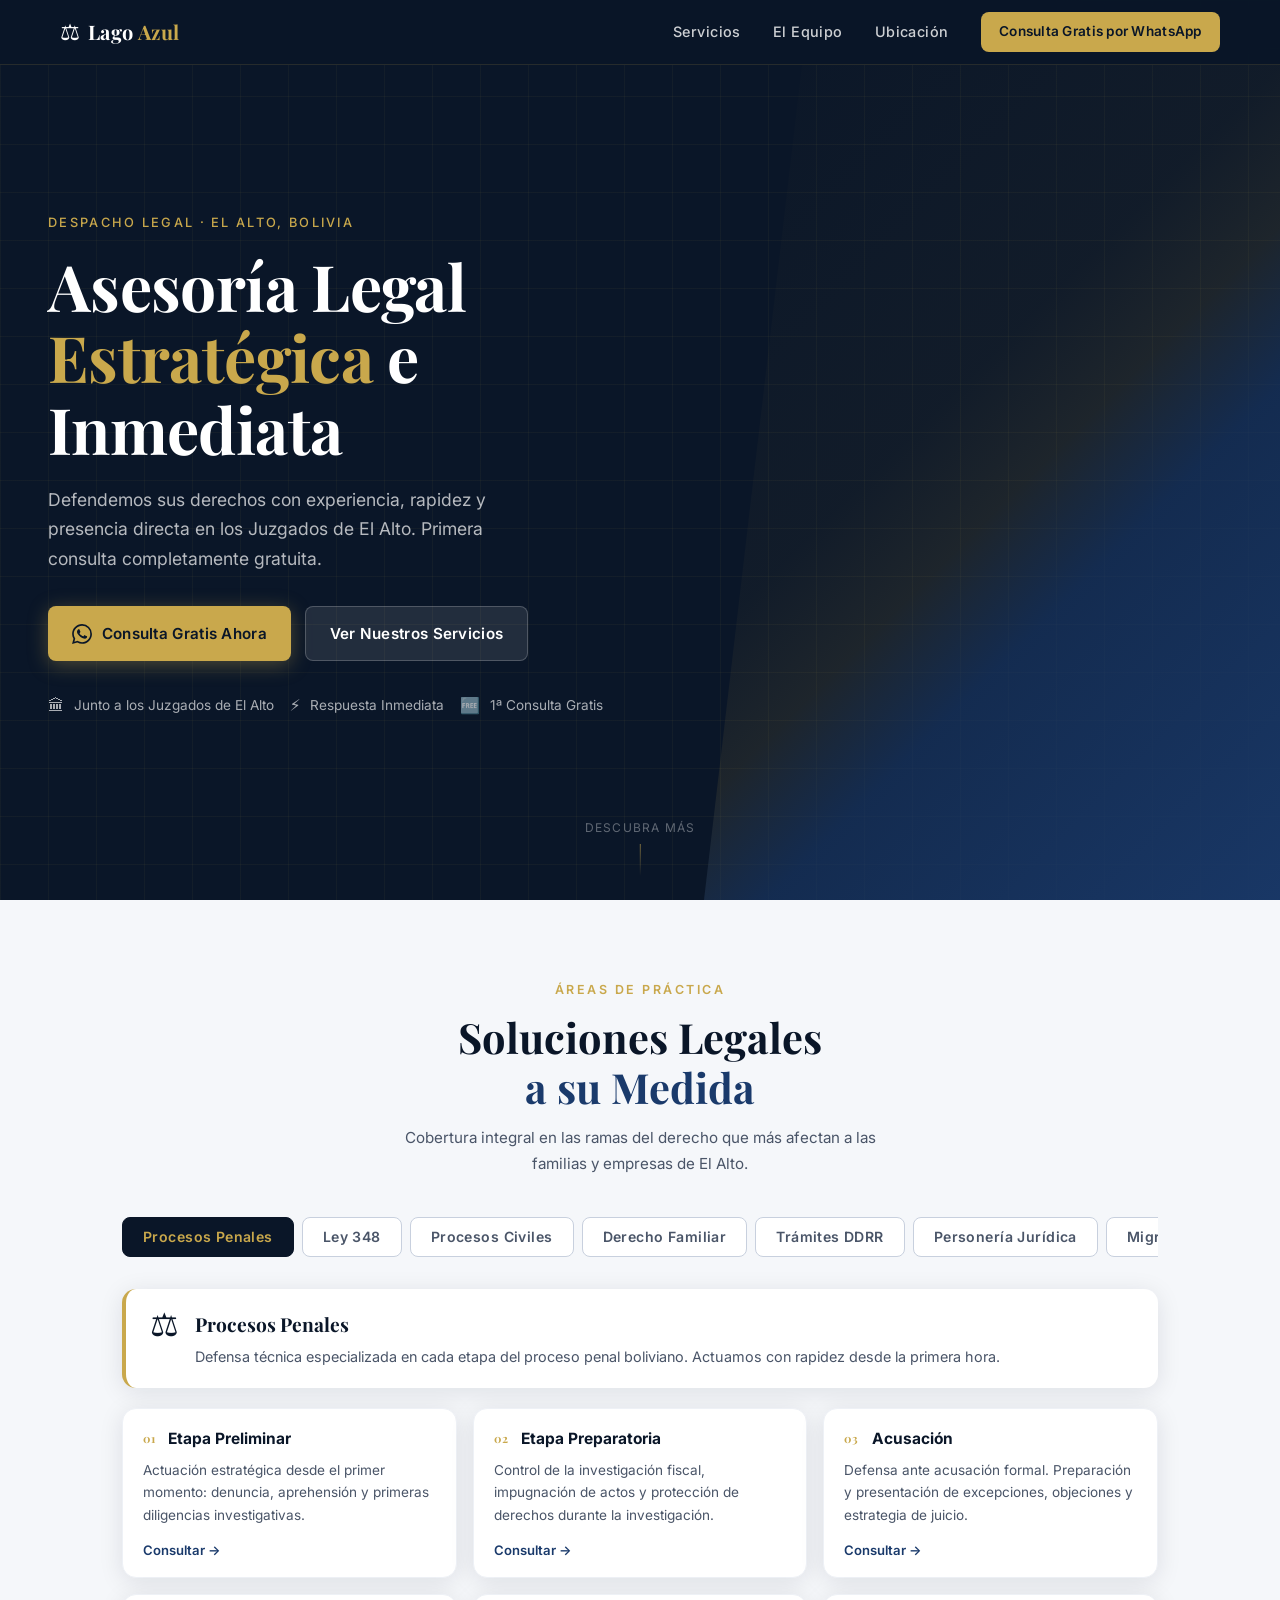
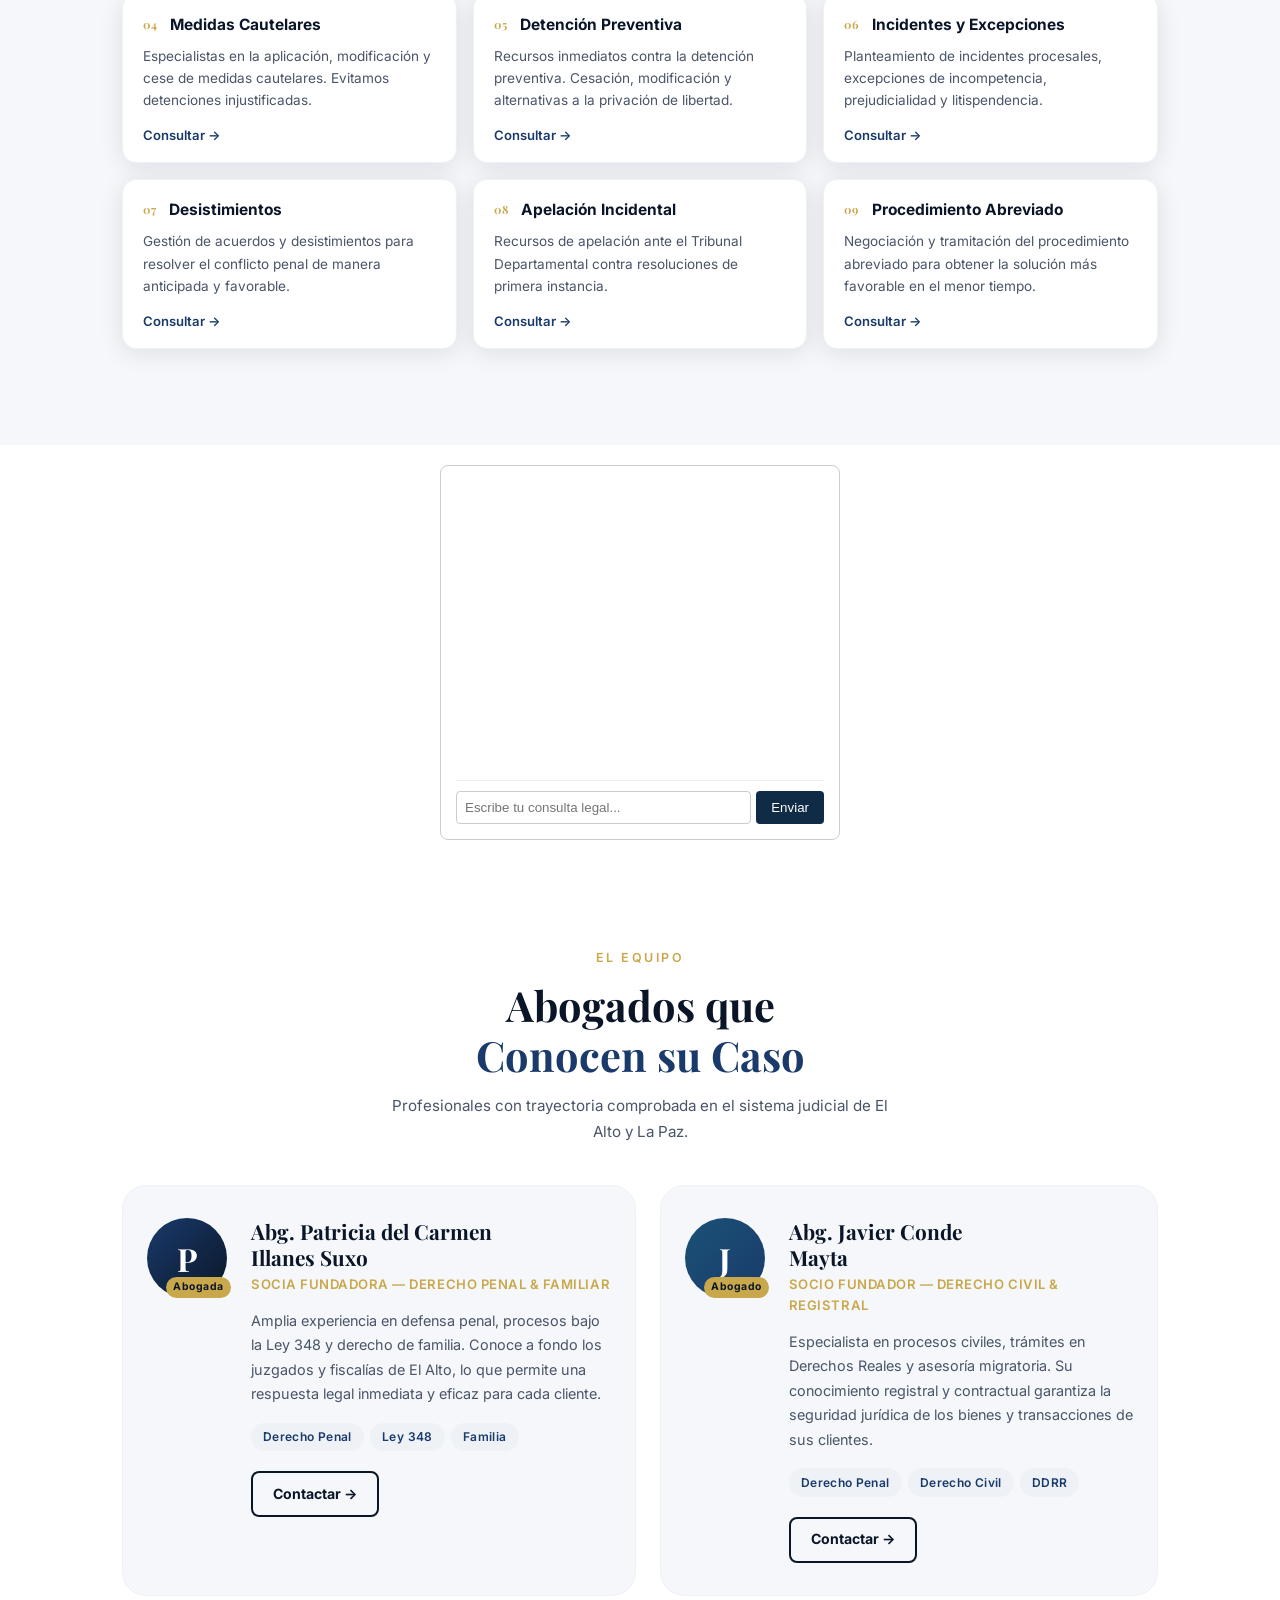
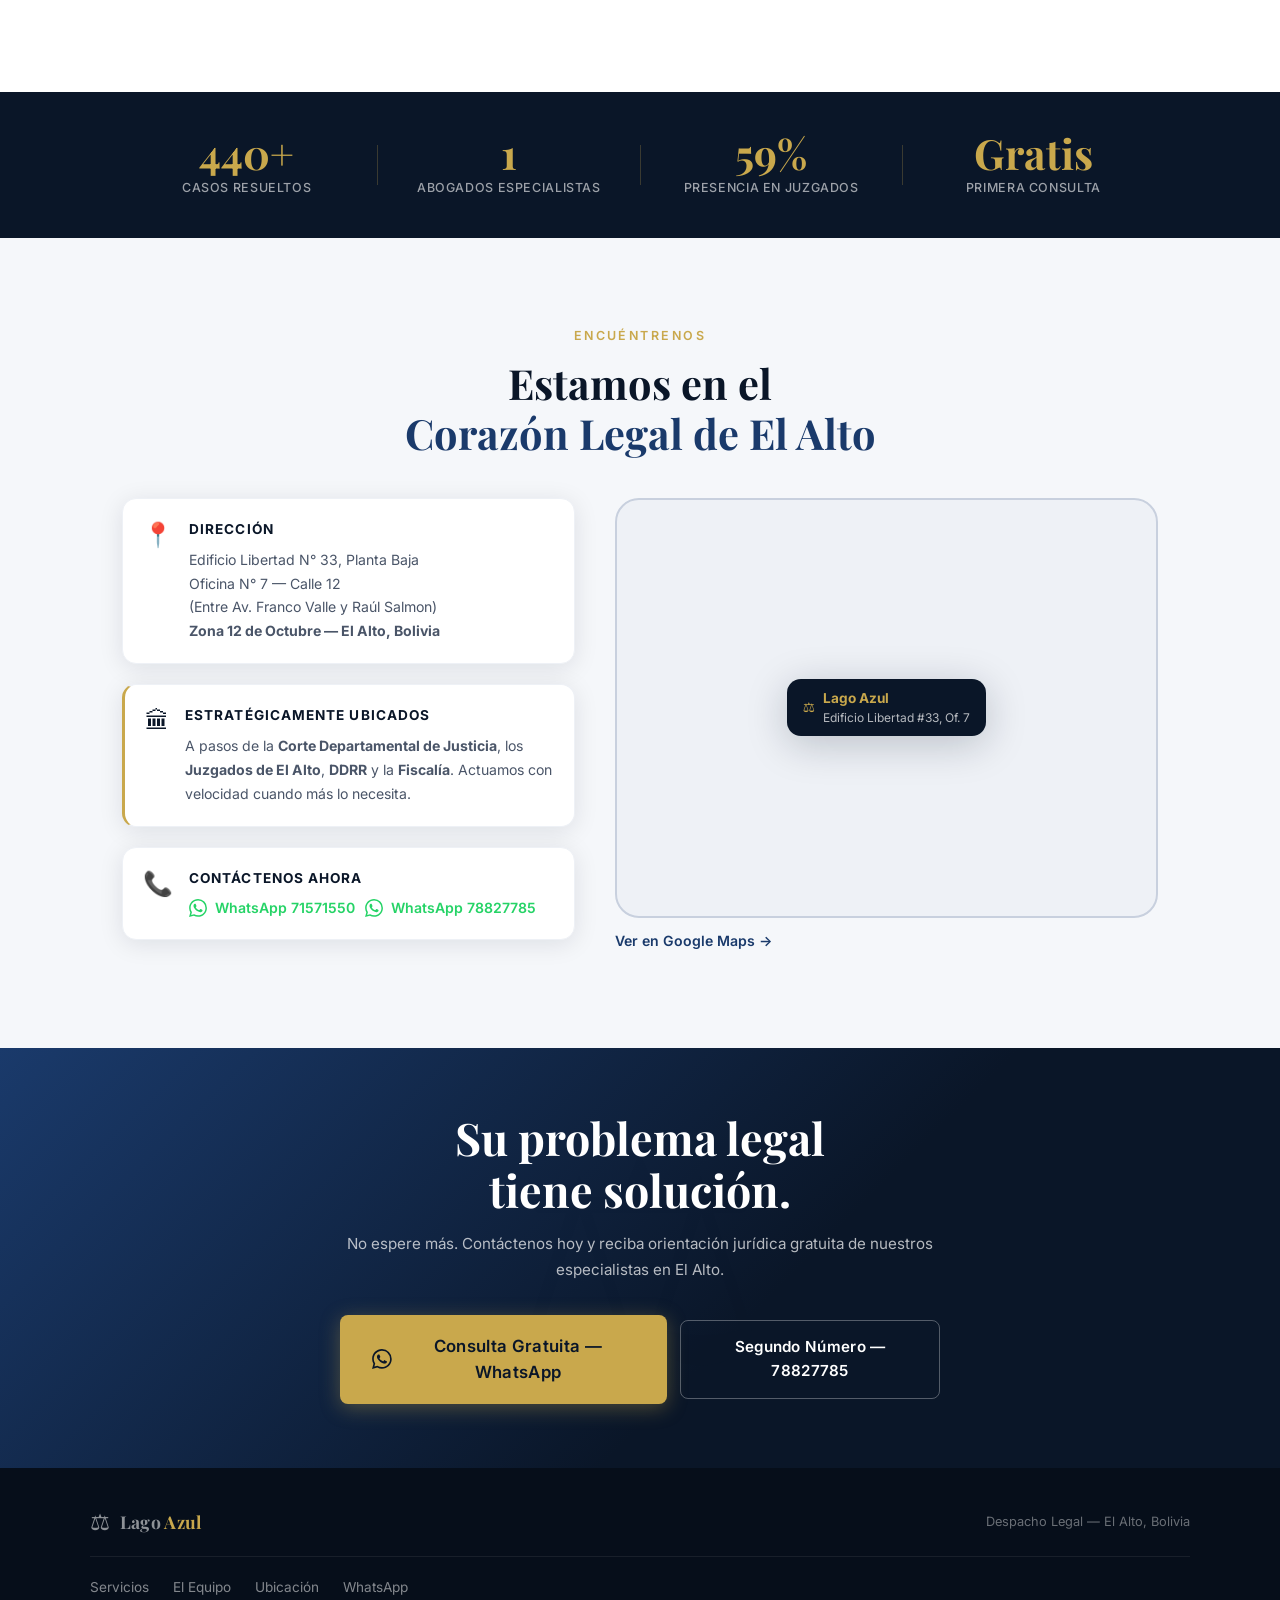
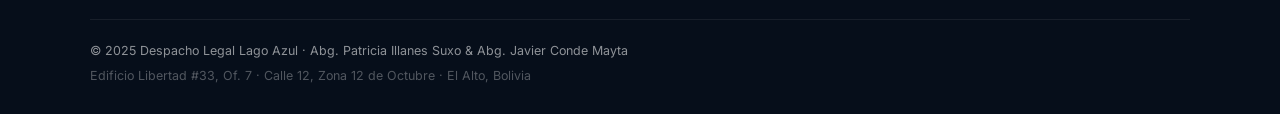
<file: index.html>
<!DOCTYPE html>
<html lang="es">
<head>
  <meta charset="UTF-8" />
  <meta name="viewport" content="width=device-width, initial-scale=1.0" />
  <meta name="description" content="Despacho Legal Lago Azul — Asesoría jurídica estratégica en El Alto, Bolivia. Procesos penales, civiles, familiares, Ley 348, DDRR y más. Consulta gratuita." />
  <title>Lago Azul — Despacho Legal | El Alto, Bolivia</title>
  <link rel="preconnect" href="https://fonts.googleapis.com" />
  <link rel="preconnect" href="https://fonts.gstatic.com" crossorigin />
  <link href="https://fonts.googleapis.com/css2?family=Playfair+Display:wght@400;600;700&family=Inter:wght@300;400;500;600&display=swap" rel="stylesheet" />
  <link rel="stylesheet" href="styles.css" />
</head>
<body>

  <!-- ═══════════════════════════════════════════
       NAVBAR
  ═══════════════════════════════════════════ -->
  <header class="navbar" id="navbar">
    <div class="nav-container">
      <a href="#inicio" class="nav-logo">
        <span class="logo-icon">⚖</span>
        <span class="logo-text">Lago <span class="logo-accent">Azul</span></span>
      </a>

      <nav class="nav-links" id="navLinks">
        <a href="#servicios" class="nav-link">Servicios</a>
        <a href="#equipo" class="nav-link">El Equipo</a>
        <a href="#ubicacion" class="nav-link">Ubicación</a>
        <a href="https://wa.me/59171571550?text=Hola%2C%20quisiera%20una%20consulta%20gratuita%20con%20Lago%20Azul." target="_blank" rel="noopener" class="nav-cta">Consulta Gratis por WhatsApp</a>
      </nav>

      <button class="hamburger" id="hamburger" aria-label="Abrir menú" aria-expanded="false">
        <span></span>
        <span></span>
        <span></span>
      </button>
    </div>
  </header>

  <!-- Overlay menú móvil -->
  <div class="nav-overlay" id="navOverlay"></div>

  <!-- ═══════════════════════════════════════════
       HERO
  ═══════════════════════════════════════════ -->
  <section class="hero" id="inicio">
    <div class="hero-bg-grid"></div>
    <div class="hero-diagonal"></div>
    <div class="hero-content">
      <p class="hero-eyebrow">Despacho Legal · El Alto, Bolivia</p>
      <h1 class="hero-title">
        Asesoría Legal<br/>
        <span class="hero-title-accent">Estratégica</span> e<br/>
        Inmediata
      </h1>
      <p class="hero-subtitle">
        Defendemos sus derechos con experiencia, rapidez y presencia directa en los Juzgados de El Alto. Primera consulta completamente gratuita.
      </p>
      <div class="hero-actions">
        <a href="https://wa.me/59171571550?text=Hola%2C%20quisiera%20una%20consulta%20gratuita%20con%20Lago%20Azul." target="_blank" rel="noopener" class="btn btn-primary">
          <svg width="20" height="20" viewBox="0 0 24 24" fill="currentColor"><path d="M17.472 14.382c-.297-.149-1.758-.867-2.03-.967-.273-.099-.471-.148-.67.15-.197.297-.767.966-.94 1.164-.173.199-.347.223-.644.075-.297-.15-1.255-.463-2.39-1.475-.883-.788-1.48-1.761-1.653-2.059-.173-.297-.018-.458.13-.606.134-.133.298-.347.446-.52.149-.174.198-.298.298-.497.099-.198.05-.371-.025-.52-.075-.149-.669-1.612-.916-2.207-.242-.579-.487-.5-.669-.51-.173-.008-.371-.01-.57-.01-.198 0-.52.074-.792.372-.272.297-1.04 1.016-1.04 2.479 0 1.462 1.065 2.875 1.213 3.074.149.198 2.096 3.2 5.077 4.487.709.306 1.262.489 1.694.625.712.227 1.36.195 1.871.118.571-.085 1.758-.719 2.006-1.413.248-.694.248-1.289.173-1.413-.074-.124-.272-.198-.57-.347m-5.421 7.403h-.004a9.87 9.87 0 01-5.031-1.378l-.361-.214-3.741.982.998-3.648-.235-.374a9.86 9.86 0 01-1.51-5.26c.001-5.45 4.436-9.884 9.888-9.884 2.64 0 5.122 1.03 6.988 2.898a9.825 9.825 0 012.893 6.994c-.003 5.45-4.437 9.884-9.885 9.884m8.413-18.297A11.815 11.815 0 0012.05 0C5.495 0 .16 5.335.157 11.892c0 2.096.547 4.142 1.588 5.945L.057 24l6.305-1.654a11.882 11.882 0 005.683 1.448h.005c6.554 0 11.89-5.335 11.893-11.893a11.821 11.821 0 00-3.48-8.413z"/></svg>
          Consulta Gratis Ahora
        </a>
        <a href="#servicios" class="btn btn-secondary">Ver Nuestros Servicios</a>
      </div>
      <div class="hero-badges">
        <div class="badge">
          <span class="badge-icon">🏛</span>
          <span>Junto a los Juzgados de El Alto</span>
        </div>
        <div class="badge">
          <span class="badge-icon">⚡</span>
          <span>Respuesta Inmediata</span>
        </div>
        <div class="badge">
          <span class="badge-icon">🆓</span>
          <span>1ª Consulta Gratis</span>
        </div>
      </div>
    </div>
    <div class="hero-scroll-hint">
      <span>Descubra más</span>
      <div class="scroll-arrow"></div>
    </div>
  </section>

  <!-- ═══════════════════════════════════════════
       SERVICIOS — TABS INTERACTIVOS
  ═══════════════════════════════════════════ -->
  <section class="servicios" id="servicios">
    <div class="section-container">
      <div class="section-header">
        <p class="section-eyebrow">Áreas de Práctica</p>
        <h2 class="section-title">Soluciones Legales<br/><span class="accent">a su Medida</span></h2>
        <p class="section-desc">Cobertura integral en las ramas del derecho que más afectan a las familias y empresas de El Alto.</p>
      </div>

      <!-- Tab navigation -->
      <div class="tabs-wrapper">
        <div class="tabs-nav" id="tabsNav" role="tablist">
          <button class="tab-btn active" data-tab="penal" role="tab" aria-selected="true">Procesos Penales</button>
          <button class="tab-btn" data-tab="ley348" role="tab" aria-selected="false">Ley 348</button>
          <button class="tab-btn" data-tab="civil" role="tab" aria-selected="false">Procesos Civiles</button>
          <button class="tab-btn" data-tab="familiar" role="tab" aria-selected="false">Derecho Familiar</button>
          <button class="tab-btn" data-tab="ddrr" role="tab" aria-selected="false">Trámites DDRR</button>
          <button class="tab-btn" data-tab="juridica" role="tab" aria-selected="false">Personería Jurídica</button>
          <button class="tab-btn" data-tab="migratorio" role="tab" aria-selected="false">Migración Chile</button>
          <button class="tab-btn" data-tab="documentos" role="tab" aria-selected="false">Documentos</button>
        </div>

        <!-- Tab panels -->
        <div class="tabs-content">

          <!-- PENAL -->
          <div class="tab-panel active" id="tab-penal" role="tabpanel">
            <div class="panel-intro">
              <div class="panel-icon">⚖️</div>
              <div>
                <h3>Procesos Penales</h3>
                <p>Defensa técnica especializada en cada etapa del proceso penal boliviano. Actuamos con rapidez desde la primera hora.</p>
              </div>
            </div>
            <div class="services-grid">
              <div class="service-card" data-detail="preliminar">
                <div class="card-header"><span class="card-num">01</span><h4>Etapa Preliminar</h4></div>
                <p>Actuación estratégica desde el primer momento: denuncia, aprehensión y primeras diligencias investigativas.</p>
                <a href="https://wa.me/59171571550?text=Necesito%20asesor%C3%ADa%20en%20la%20Etapa%20Preliminar." target="_blank" rel="noopener" class="card-cta">Consultar →</a>
              </div>
              <div class="service-card" data-detail="preparatoria">
                <div class="card-header"><span class="card-num">02</span><h4>Etapa Preparatoria</h4></div>
                <p>Control de la investigación fiscal, impugnación de actos y protección de derechos durante la investigación.</p>
                <a href="https://wa.me/59171571550?text=Necesito%20asesor%C3%ADa%20en%20la%20Etapa%20Preparatoria." target="_blank" rel="noopener" class="card-cta">Consultar →</a>
              </div>
              <div class="service-card" data-detail="acusacion">
                <div class="card-header"><span class="card-num">03</span><h4>Acusación</h4></div>
                <p>Defensa ante acusación formal. Preparación y presentación de excepciones, objeciones y estrategia de juicio.</p>
                <a href="https://wa.me/59171571550?text=Necesito%20asesor%C3%ADa%20en%20la%20etapa%20de%20Acusaci%C3%B3n." target="_blank" rel="noopener" class="card-cta">Consultar →</a>
              </div>
              <div class="service-card" data-detail="cautelares">
                <div class="card-header"><span class="card-num">04</span><h4>Medidas Cautelares</h4></div>
                <p>Especialistas en la aplicación, modificación y cese de medidas cautelares. Evitamos detenciones injustificadas.</p>
                <a href="https://wa.me/59171571550?text=Necesito%20asesor%C3%ADa%20sobre%20Medidas%20Cautelares." target="_blank" rel="noopener" class="card-cta">Consultar →</a>
              </div>
              <div class="service-card" data-detail="preventiva">
                <div class="card-header"><span class="card-num">05</span><h4>Detención Preventiva</h4></div>
                <p>Recursos inmediatos contra la detención preventiva. Cesación, modificación y alternativas a la privación de libertad.</p>
                <a href="https://wa.me/59171571550?text=Necesito%20ayuda%20urgente%20con%20Detenici%C3%B3n%20Preventiva." target="_blank" rel="noopener" class="card-cta">Consultar →</a>
              </div>
              <div class="service-card" data-detail="incidentes">
                <div class="card-header"><span class="card-num">06</span><h4>Incidentes y Excepciones</h4></div>
                <p>Planteamiento de incidentes procesales, excepciones de incompetencia, prejudicialidad y litispendencia.</p>
                <a href="https://wa.me/59171571550?text=Necesito%20asesor%C3%ADa%20sobre%20Incidentes%20procesales." target="_blank" rel="noopener" class="card-cta">Consultar →</a>
              </div>
              <div class="service-card" data-detail="desistimiento">
                <div class="card-header"><span class="card-num">07</span><h4>Desistimientos</h4></div>
                <p>Gestión de acuerdos y desistimientos para resolver el conflicto penal de manera anticipada y favorable.</p>
                <a href="https://wa.me/59171571550?text=Necesito%20informaci%C3%B3n%20sobre%20Desistimiento." target="_blank" rel="noopener" class="card-cta">Consultar →</a>
              </div>
              <div class="service-card" data-detail="apelacion">
                <div class="card-header"><span class="card-num">08</span><h4>Apelación Incidental</h4></div>
                <p>Recursos de apelación ante el Tribunal Departamental contra resoluciones de primera instancia.</p>
                <a href="https://wa.me/59171571550?text=Necesito%20asesor%C3%ADa%20sobre%20Apelaci%C3%B3n%20Incidental." target="_blank" rel="noopener" class="card-cta">Consultar →</a>
              </div>
              <div class="service-card" data-detail="abreviado">
                <div class="card-header"><span class="card-num">09</span><h4>Procedimiento Abreviado</h4></div>
                <p>Negociación y tramitación del procedimiento abreviado para obtener la solución más favorable en el menor tiempo.</p>
                <a href="https://wa.me/59171571550?text=Necesito%20informaci%C3%B3n%20sobre%20el%20Procedimiento%20Abreviado." target="_blank" rel="noopener" class="card-cta">Consultar →</a>
              </div>
            </div>
          </div>

          <!-- LEY 348 -->
          <div class="tab-panel" id="tab-ley348" role="tabpanel">
            <div class="panel-intro">
              <div class="panel-icon">🛡️</div>
              <div>
                <h3>Ley 348 — Violencia Familiar</h3>
                <p>Protección integral para víctimas de violencia doméstica y familiar. Actuamos con sensibilidad, rapidez y firmeza.</p>
              </div>
            </div>
            <div class="services-grid">
              <div class="service-card">
                <div class="card-header"><span class="card-num">01</span><h4>Reparación del Daño</h4></div>
                <p>Reclamamos la reparación integral del daño sufrido: económico, psicológico y moral, ante los tribunales competentes.</p>
                <a href="https://wa.me/59171571550?text=Necesito%20asesor%C3%ADa%20Ley%20348%20-%20Reparaci%C3%B3n%20del%20Da%C3%B1o." target="_blank" rel="noopener" class="card-cta">Consultar →</a>
              </div>
              <div class="service-card">
                <div class="card-header"><span class="card-num">02</span><h4>Salidas Alternativas</h4></div>
                <p>Gestión de conciliaciones, suspensión condicional y otros mecanismos alternativos al juicio ordinario bajo la Ley 348.</p>
                <a href="https://wa.me/59171571550?text=Necesito%20asesor%C3%ADa%20Ley%20348%20-%20Salidas%20Alternativas." target="_blank" rel="noopener" class="card-cta">Consultar →</a>
              </div>
            </div>
          </div>

          <!-- CIVIL -->
          <div class="tab-panel" id="tab-civil" role="tabpanel">
            <div class="panel-intro">
              <div class="panel-icon">📜</div>
              <div>
                <h3>Procesos Civiles</h3>
                <p>Recupere lo que es suyo. Defendemos sus bienes, derechos contractuales y patrimoniales con determinación.</p>
              </div>
            </div>
            <div class="services-grid">
              <div class="service-card">
                <div class="card-header"><span class="card-num">01</span><h4>Procesos Ejecutivos</h4></div>
                <p>Cobro de obligaciones mediante documentos ejecutivos: cheques, pagarés, letras de cambio y títulos valores.</p>
                <a href="https://wa.me/59171571550?text=Necesito%20asesor%C3%ADa%20en%20Procesos%20Ejecutivos." target="_blank" rel="noopener" class="card-cta">Consultar →</a>
              </div>
              <div class="service-card">
                <div class="card-header"><span class="card-num">02</span><h4>Cobro de Deudas</h4></div>
                <p>Recuperación de deudas mediante procesos monitorios, embargos y ejecuciones de bienes del deudor.</p>
                <a href="https://wa.me/59171571550?text=Necesito%20asesor%C3%ADa%20para%20Cobro%20de%20Deudas." target="_blank" rel="noopener" class="card-cta">Consultar →</a>
              </div>
              <div class="service-card">
                <div class="card-header"><span class="card-num">03</span><h4>Usucapión</h4></div>
                <p>Regularización de la propiedad por posesión prolongada. Asesoría completa para obtener el título legal de su inmueble.</p>
                <a href="https://wa.me/59171571550?text=Necesito%20asesor%C3%ADa%20para%20un%20proceso%20de%20Usucapi%C3%B3n." target="_blank" rel="noopener" class="card-cta">Consultar →</a>
              </div>
              <div class="service-card">
                <div class="card-header"><span class="card-num">04</span><h4>Anticréticos</h4></div>
                <p>Redacción, revisión y litigio de contratos de anticrético. Protegemos tanto a propietarios como a anticresistas.</p>
                <a href="https://wa.me/59171571550?text=Necesito%20asesor%C3%ADa%20sobre%20Anticr%C3%A9ticos." target="_blank" rel="noopener" class="card-cta">Consultar →</a>
              </div>
              <div class="service-card">
                <div class="card-header"><span class="card-num">05</span><h4>Conciliación</h4></div>
                <p>Resolución ágil de conflictos civiles mediante acuerdo. Ahorre tiempo y dinero con una solución negociada.</p>
                <a href="https://wa.me/59171571550?text=Necesito%20informaci%C3%B3n%20sobre%20Conciliaci%C3%B3n." target="_blank" rel="noopener" class="card-cta">Consultar →</a>
              </div>
            </div>
          </div>

          <!-- FAMILIAR -->
          <div class="tab-panel" id="tab-familiar" role="tabpanel">
            <div class="panel-intro">
              <div class="panel-icon">👨👩👧</div>
              <div>
                <h3>Procesos Familiares</h3>
                <p>Manejamos los asuntos familiares más delicados con discreción, empatía y total profesionalismo.</p>
              </div>
            </div>
            <div class="services-grid">
              <div class="service-card">
                <div class="card-header"><span class="card-num">01</span><h4>Asistencia Familiar</h4></div>
                <p>Fijación, modificación y ejecución de asistencia familiar. Defendemos el bienestar de sus hijos ante los juzgados.</p>
                <a href="https://wa.me/59171571550?text=Necesito%20asesor%C3%ADa%20sobre%20Asistencia%20Familiar." target="_blank" rel="noopener" class="card-cta">Consultar →</a>
              </div>
              <div class="service-card">
                <div class="card-header"><span class="card-num">02</span><h4>Divorcios</h4></div>
                <p>Tramitación de divorcios convencionales y controvertidos. Asesoría sobre tenencia, bienes gananciales y pensiones.</p>
                <a href="https://wa.me/59171571550?text=Necesito%20asesor%C3%ADa%20sobre%20Divorcio." target="_blank" rel="noopener" class="card-cta">Consultar →</a>
              </div>
              <div class="service-card">
                <div class="card-header"><span class="card-num">03</span><h4>Tenencia y Guarda</h4></div>
                <p>Proceso de determinación y modificación de la tenencia de menores, siempre priorizando el interés superior del niño.</p>
                <a href="https://wa.me/59171571550?text=Necesito%20asesor%C3%ADa%20sobre%20Tenencia%20de%20menores." target="_blank" rel="noopener" class="card-cta">Consultar →</a>
              </div>
            </div>
          </div>

          <!-- DDRR -->
          <div class="tab-panel" id="tab-ddrr" role="tabpanel">
            <div class="panel-intro">
              <div class="panel-icon">🏠</div>
              <div>
                <h3>Trámites en DDRR</h3>
                <p>Presencia directa y diaria en Derechos Reales de El Alto. Resolvemos sus trámites registrales con agilidad.</p>
              </div>
            </div>
            <div class="services-grid">
              <div class="service-card">
                <div class="card-header"><span class="card-num">01</span><h4>Aclaración de Datos Técnicos</h4></div>
                <p>Corrección de errores en superficies, colindancias y datos técnicos registrados en Derechos Reales.</p>
                <a href="https://wa.me/59171571550?text=Necesito%20asesor%C3%ADa%20para%20Aclaraci%C3%B3n%20de%20Datos%20T%C3%A9cnicos%20en%20DDRR." target="_blank" rel="noopener" class="card-cta">Consultar →</a>
              </div>
              <div class="service-card">
                <div class="card-header"><span class="card-num">02</span><h4>Aclaración de Identidad</h4></div>
                <p>Corrección de datos de identidad del titular en los registros de Derechos Reales. Evite problemas futuros en sus transacciones.</p>
                <a href="https://wa.me/59171571550?text=Necesito%20asesor%C3%ADa%20para%20Aclaraci%C3%B3n%20de%20Identidad%20en%20DDRR." target="_blank" rel="noopener" class="card-cta">Consultar →</a>
              </div>
              <div class="service-card">
                <div class="card-header"><span class="card-num">03</span><h4>Trámites Registrales en General</h4></div>
                <p>Inscripción de minutas, transferencias, hipotecas, poderes y todo tipo de actos jurídicos ante Derechos Reales.</p>
                <a href="https://wa.me/59171571550?text=Necesito%20asesor%C3%ADa%20para%20Tr%C3%A1mites%20en%20DDRR." target="_blank" rel="noopener" class="card-cta">Consultar →</a>
              </div>
            </div>
          </div>

          <!-- PERSONERÍA JURÍDICA -->
          <div class="tab-panel" id="tab-juridica" role="tabpanel">
            <div class="panel-intro">
              <div class="panel-icon">🏢</div>
              <div>
                <h3>Personería Jurídica</h3>
                <p>Damos vida legal a sus organizaciones. Redactamos estatutos y reglamentos que sientan bases sólidas desde el inicio.</p>
              </div>
            </div>
            <div class="services-grid">
              <div class="service-card">
                <div class="card-header"><span class="card-num">01</span><h4>Elaboración de Estatutos</h4></div>
                <p>Redacción de estatutos para asociaciones, sindicatos, cooperativas, juntas vecinales y organizaciones civiles.</p>
                <a href="https://wa.me/59171571550?text=Necesito%20asesor%C3%ADa%20para%20elaborar%20Estatutos." target="_blank" rel="noopener" class="card-cta">Consultar →</a>
              </div>
              <div class="service-card">
                <div class="card-header"><span class="card-num">02</span><h4>Elaboración de Reglamentos</h4></div>
                <p>Redacción de reglamentos internos que norman el funcionamiento, derechos y obligaciones de los miembros.</p>
                <a href="https://wa.me/59171571550?text=Necesito%20asesor%C3%ADa%20para%20elaborar%20Reglamentos." target="_blank" rel="noopener" class="card-cta">Consultar →</a>
              </div>
            </div>
          </div>

          <!-- MIGRATORIO -->
          <div class="tab-panel" id="tab-migratorio" role="tabpanel">
            <div class="panel-intro">
              <div class="panel-icon">✈️</div>
              <div>
                <h3>Asesoría Legal Migratoria — Chile</h3>
                <p>Gestionamos sus trámites para regularizar su situación migratoria en Chile desde El Alto, sin complicaciones.</p>
              </div>
            </div>
            <div class="services-grid">
              <div class="service-card">
                <div class="card-header"><span class="card-num">01</span><h4>Residencia Temporal (2 años)</h4></div>
                <p>Asesoría y gestión completa para obtener la residencia temporal de dos años en territorio chileno.</p>
                <a href="https://wa.me/59171571550?text=Necesito%20asesor%C3%ADa%20migratoria%20para%20Chile%20-%20Residencia%20Temporal." target="_blank" rel="noopener" class="card-cta">Consultar →</a>
              </div>
              <div class="service-card">
                <div class="card-header"><span class="card-num">02</span><h4>Certificado REJAP</h4></div>
                <p>Obtención del Certificado de Antecedentes Penales REJAP, requisito indispensable para trámites migratorios en Chile.</p>
                <a href="https://wa.me/59171571550?text=Necesito%20el%20Certificado%20REJAP%20para%20Chile." target="_blank" rel="noopener" class="card-cta">Consultar →</a>
              </div>
              <div class="service-card">
                <div class="card-header"><span class="card-num">03</span><h4>Apostillado — Cancillería</h4></div>
                <p>Gestión del apostillado de documentos ante la Cancillería boliviana para su validez internacional.</p>
                <a href="https://wa.me/59171571550?text=Necesito%20asesor%C3%ADa%20sobre%20Apostillado%20en%20Canciller%C3%ADa." target="_blank" rel="noopener" class="card-cta">Consultar →</a>
              </div>
            </div>
          </div>

          <!-- DOCUMENTOS -->
          <div class="tab-panel" id="tab-documentos" role="tabpanel">
            <div class="panel-intro">
              <div class="panel-icon">📝</div>
              <div>
                <h3>Redacción de Documentos Legales</h3>
                <p>Documentos jurídicos redactados con precisión y claridad, con valor legal completo ante cualquier autoridad.</p>
              </div>
            </div>
            <div class="services-grid">
              <div class="service-card">
                <div class="card-header"><span class="card-num">01</span><h4>Memoriales Judiciales</h4></div>
                <p>Redacción de memoriales, demandas, recursos e impugnaciones para presentar ante juzgados y tribunales.</p>
                <a href="https://wa.me/59171571550?text=Necesito%20redacci%C3%B3n%20de%20Memoriales%20judiciales." target="_blank" rel="noopener" class="card-cta">Consultar →</a>
              </div>
              <div class="service-card">
                <div class="card-header"><span class="card-num">02</span><h4>Minutas de Inmuebles</h4></div>
                <p>Elaboración de minutas de transferencia, anticrético, hipoteca y otros actos sobre bienes inmuebles.</p>
                <a href="https://wa.me/59171571550?text=Necesito%20redacci%C3%B3n%20de%20Minuta%20sobre%20bienes%20inmuebles." target="_blank" rel="noopener" class="card-cta">Consultar →</a>
              </div>
              <div class="service-card">
                <div class="card-header"><span class="card-num">03</span><h4>Minutas de Vehículos</h4></div>
                <p>Minutas de transferencia de vehículos motorizados con validez ante el RUAT y otras instituciones.</p>
                <a href="https://wa.me/59171571550?text=Necesito%20redacci%C3%B3n%20de%20Minuta%20de%20veh%C3%ADculo." target="_blank" rel="noopener" class="card-cta">Consultar →</a>
              </div>
              <div class="service-card">
                <div class="card-header"><span class="card-num">04</span><h4>Documentos Privados</h4></div>
                <p>Contratos privados, reconocimientos de deuda, acuerdos y cualquier documento con efectos jurídicos entre partes.</p>
                <a href="https://wa.me/59171571550?text=Necesito%20redacci%C3%B3n%20de%20Documentos%20Privados." target="_blank" rel="noopener" class="card-cta">Consultar →</a>
              </div>
            </div>
          </div>

        </div><!-- /tabs-content -->
      </div><!-- /tabs-wrapper -->
    </div>
  </section>
 <!-- Contenedor único del chat -->
<div style="max-width: 400px; margin: 20px auto; font-family: sans-serif; border: 1px solid #ccc; border-radius: 8px; padding: 15px; background: #fff;">
    
    <!-- Caja donde se muestran los mensajes -->
    <div id="chat" style="height: 300px; overflow-y: auto; border-bottom: 1px solid #eee; margin-bottom: 10px; padding: 5px; display: flex; flex-direction: column; gap: 8px;">
    </div>
    
    <!-- Fila de entrada -->
    <div style="display: flex; gap: 5px;">
        <input type="text" id="mensaje" placeholder="Escribe tu consulta legal..." style="flex: 1; padding: 8px; border: 1px solid #ccc; border-radius: 4px;" onkeypress="if(event.key === 'Enter') enviarMensaje();">
        <button onclick="enviarMensaje()" style="padding: 8px 15px; background: #0f2b46; color: white; border: none; border-radius: 4px; cursor: pointer;">Enviar</button>
    </div>
</div>

<script>
async function enviarMensaje() {
    const inputField = document.getElementById('mensaje');
    const messagesDiv = document.getElementById('chat');

    if (!inputField || !messagesDiv) return;

    const mensajeTexto = inputField.value.trim();
    if (!mensajeTexto) return;

    // Mostrar mensaje del usuario en pantalla
    messagesDiv.innerHTML += `<div style="margin: 5px 0; text-align: right;"><b>Tú:</b> ${mensajeTexto}</div>`;
    inputField.value = '';
    messagesDiv.scrollTop = messagesDiv.scrollHeight;

    try {
        // Petición POST a tu FastAPI local
        const response = await fetch('http://127.0.0.1:8000/chat', {
            method: 'POST',
            headers: {
                'Content-Type': 'application/json'
            },
            body: JSON.stringify({
                session_id: "usuario_web_1",
                message: mensajeTexto
            })
        });

        const data = await response.json();

        // Mostrar respuesta de la IA en pantalla
        messagesDiv.innerHTML += `<div style="margin: 5px 0; text-align: left; color: #0f2b46;"><b>Lago Azul AI:</b> ${data.response || data.message || JSON.stringify(data)}</div>`;
        messagesDiv.scrollTop = messagesDiv.scrollHeight;

    } catch (error) {
        messagesDiv.innerHTML += `<div style="margin: 5px 0; color: red;">Error al conectar con el servidor.</div>`;
    }
}
</script>
  <!-- ═══════════════════════════════════════════
       EQUIPO
  ═══════════════════════════════════════════ -->
  <section class="equipo" id="equipo">
    <div class="section-container">
      <div class="section-header">
        <p class="section-eyebrow">El Equipo</p>
        <h2 class="section-title">Abogados que<br/><span class="accent">Conocen su Caso</span></h2>
        <p class="section-desc">Profesionales con trayectoria comprobada en el sistema judicial de El Alto y La Paz.</p>
      </div>

      <div class="team-grid">
        <div class="team-card">
          <div class="team-avatar">
            <div class="avatar-circle avatar-f">P</div>
            <div class="avatar-badge">Abogada</div>
          </div>
          <div class="team-info">
            <h3>Abg. Patricia del Carmen<br/>Illanes Suxo</h3>
            <p class="team-role">Socia Fundadora — Derecho Penal &amp; Familiar</p>
            <p class="team-bio">Amplia experiencia en defensa penal, procesos bajo la Ley 348 y derecho de familia. Conoce a fondo los juzgados y fiscalías de El Alto, lo que permite una respuesta legal inmediata y eficaz para cada cliente.</p>
            <div class="team-tags">
              <span class="tag">Derecho Penal</span>
              <span class="tag">Ley 348</span>
              <span class="tag">Familia</span>
            </div>
            <a href="https://wa.me/59171571550?text=Hola%20Dra.%20Patricia%2C%20quisiera%20una%20consulta%20gratuita." target="_blank" rel="noopener" class="btn-team">Contactar →</a>
          </div>
        </div>

        <div class="team-card">
          <div class="team-avatar">
            <div class="avatar-circle avatar-m">J</div>
            <div class="avatar-badge">Abogado</div>
          </div>
          <div class="team-info">
            <h3> Abg. Javier Conde<br/>Mayta</h3>
            <p class="team-role">Socio Fundador — Derecho Civil &amp; Registral</p>
            <p class="team-bio">Especialista en procesos civiles, trámites en Derechos Reales y asesoría migratoria. Su conocimiento registral y contractual garantiza la seguridad jurídica de los bienes y transacciones de sus clientes.</p>
            <div class="team-tags">
              <span class="tag">Derecho Penal</span>
              <span class="tag">Derecho Civil</span>
              <span class="tag">DDRR</span>
              
            </div>
            <a href="https://wa.me/59178827785?text=Hola%20Dr.%20Javier%2C%20quisiera%20una%20consulta%20gratuita." target="_blank" rel="noopener" class="btn-team">Contactar →</a>
          </div>
        </div>
      </div>
    </div>
  </section>

  <!-- ═══════════════════════════════════════════
       PROPUESTA DE VALOR — STRIP
  ═══════════════════════════════════════════ -->
  <section class="valor-strip">
    <div class="valor-container">
      <div class="valor-item">
        <span class="valor-num">+500</span>
        <span class="valor-label">Casos Resueltos</span>
      </div>
      <div class="valor-divider"></div>
      <div class="valor-item">
        <span class="valor-num">2</span>
        <span class="valor-label">Abogados Especialistas</span>
      </div>
      <div class="valor-divider"></div>
      <div class="valor-item">
        <span class="valor-num">100%</span>
        <span class="valor-label">Presencia en Juzgados</span>
      </div>
      <div class="valor-divider"></div>
      <div class="valor-item">
        <span class="valor-num">Gratis</span>
        <span class="valor-label">Primera Consulta</span>
      </div>
    </div>
  </section>

  <!-- ═══════════════════════════════════════════
       UBICACIÓN
  ═══════════════════════════════════════════ -->
  <section class="ubicacion" id="ubicacion">
    <div class="section-container">
      <div class="section-header">
        <p class="section-eyebrow">Encuéntrenos</p>
        <h2 class="section-title">Estamos en el<br/><span class="accent">Corazón Legal de El Alto</span></h2>
      </div>

      <div class="ubicacion-grid">
        <div class="ubicacion-info">
          <div class="info-block">
            <div class="info-icon">📍</div>
            <div>
              <h4>Dirección</h4>
              <p>Edificio Libertad N° 33, Planta Baja<br/>
              Oficina N° 7 — Calle 12<br/>
              (Entre Av. Franco Valle y Raúl Salmon)<br/>
              <strong>Zona 12 de Octubre — El Alto, Bolivia</strong></p>
            </div>
          </div>

          <div class="info-block proximity-box">
            <div class="info-icon">🏛</div>
            <div>
              <h4>Estratégicamente Ubicados</h4>
              <p>A pasos de la <strong>Corte Departamental de Justicia</strong>, los <strong>Juzgados de El Alto</strong>, <strong>DDRR</strong> y la <strong>Fiscalía</strong>. Actuamos con velocidad cuando más lo necesita.</p>
            </div>
          </div>

          <div class="info-block">
            <div class="info-icon">📞</div>
            <div>
              <h4>Contáctenos Ahora</h4>
              <div class="contact-links">
                <a href="https://wa.me/59171571550?text=Hola%2C%20quisiera%20una%20consulta%20gratuita." target="_blank" rel="noopener" class="contact-link">
                  <svg width="18" height="18" viewBox="0 0 24 24" fill="currentColor"><path d="M17.472 14.382c-.297-.149-1.758-.867-2.03-.967-.273-.099-.471-.148-.67.15-.197.297-.767.966-.94 1.164-.173.199-.347.223-.644.075-.297-.15-1.255-.463-2.39-1.475-.883-.788-1.48-1.761-1.653-2.059-.173-.297-.018-.458.13-.606.134-.133.298-.347.446-.52.149-.174.198-.298.298-.497.099-.198.05-.371-.025-.52-.075-.149-.669-1.612-.916-2.207-.242-.579-.487-.5-.669-.51-.173-.008-.371-.01-.57-.01-.198 0-.52.074-.792.372-.272.297-1.04 1.016-1.04 2.479 0 1.462 1.065 2.875 1.213 3.074.149.198 2.096 3.2 5.077 4.487.709.306 1.262.489 1.694.625.712.227 1.36.195 1.871.118.571-.085 1.758-.719 2.006-1.413.248-.694.248-1.289.173-1.413-.074-.124-.272-.198-.57-.347m-5.421 7.403h-.004a9.87 9.87 0 01-5.031-1.378l-.361-.214-3.741.982.998-3.648-.235-.374a9.86 9.86 0 01-1.51-5.26c.001-5.45 4.436-9.884 9.888-9.884 2.64 0 5.122 1.03 6.988 2.898a9.825 9.825 0 012.893 6.994c-.003 5.45-4.437 9.884-9.885 9.884m8.413-18.297A11.815 11.815 0 0012.05 0C5.495 0 .16 5.335.157 11.892c0 2.096.547 4.142 1.588 5.945L.057 24l6.305-1.654a11.882 11.882 0 005.683 1.448h.005c6.554 0 11.89-5.335 11.893-11.893a11.821 11.821 0 00-3.48-8.413z"/></svg>
                  WhatsApp 71571550
                </a>
                <a href="https://wa.me/59178827785?text=Hola%2C%20quisiera%20una%20consulta%20gratuita." target="_blank" rel="noopener" class="contact-link">
                  <svg width="18" height="18" viewBox="0 0 24 24" fill="currentColor"><path d="M17.472 14.382c-.297-.149-1.758-.867-2.03-.967-.273-.099-.471-.148-.67.15-.197.297-.767.966-.94 1.164-.173.199-.347.223-.644.075-.297-.15-1.255-.463-2.39-1.475-.883-.788-1.48-1.761-1.653-2.059-.173-.297-.018-.458.13-.606.134-.133.298-.347.446-.52.149-.174.198-.298.298-.497.099-.198.05-.371-.025-.52-.075-.149-.669-1.612-.916-2.207-.242-.579-.487-.5-.669-.51-.173-.008-.371-.01-.57-.01-.198 0-.52.074-.792.372-.272.297-1.04 1.016-1.04 2.479 0 1.462 1.065 2.875 1.213 3.074.149.198 2.096 3.2 5.077 4.487.709.306 1.262.489 1.694.625.712.227 1.36.195 1.871.118.571-.085 1.758-.719 2.006-1.413.248-.694.248-1.289.173-1.413-.074-.124-.272-.198-.57-.347m-5.421 7.403h-.004a9.87 9.87 0 01-5.031-1.378l-.361-.214-3.741.982.998-3.648-.235-.374a9.86 9.86 0 01-1.51-5.26c.001-5.45 4.436-9.884 9.888-9.884 2.64 0 5.122 1.03 6.988 2.898a9.825 9.825 0 012.893 6.994c-.003 5.45-4.437 9.884-9.885 9.884m8.413-18.297A11.815 11.815 0 0012.05 0C5.495 0 .16 5.335.157 11.892c0 2.096.547 4.142 1.588 5.945L.057 24l6.305-1.654a11.882 11.882 0 005.683 1.448h.005c6.554 0 11.89-5.335 11.893-11.893a11.821 11.821 0 00-3.48-8.413z"/></svg>
                  WhatsApp 78827785
                </a>
              </div>
            </div>
          </div>
        </div>

        <div class="mapa-visual">
          <div class="mapa-placeholder">
            <iframe
              src="https://www.google.com/maps/embed?pb=!1m18!1m12!1m3!1d3824.1!2d-68.17!3d-16.51!2m3!1f0!2f0!3f0!3m2!1i1024!2i768!4f13.1!3m3!1m2!1s0x0%3A0x0!2zMTbCsDMwJzM2LjAiUyA2OMKwMTAnMTIuMCJX!5e0!3m2!1ses!2sbo!4v1234567890"
              width="100%" height="100%" style="border:0;" allowfullscreen="" loading="lazy"
              referrerpolicy="no-referrer-when-downgrade"
              title="Ubicación Lago Azul — El Alto, Bolivia">
            </iframe>
            <div class="mapa-pin-overlay">
              <div class="pin-marker">
                <span>⚖</span>
                <div class="pin-label">Lago Azul<br/><small>Edificio Libertad #33, Of. 7</small></div>
              </div>
            </div>
          </div>
          <a href="https://maps.google.com/?q=Zona+12+de+Octubre+El+Alto+Bolivia" target="_blank" rel="noopener" class="mapa-link">Ver en Google Maps →</a>
        </div>
      </div>
    </div>
  </section>

  <!-- ═══════════════════════════════════════════
       CTA FINAL
  ═══════════════════════════════════════════ -->
  <section class="cta-final">
    <div class="cta-content">
      <h2>Su problema legal<br/>tiene solución.</h2>
      <p>No espere más. Contáctenos hoy y reciba orientación jurídica gratuita de nuestros especialistas en El Alto.</p>
      <div class="cta-buttons">
        <a href="https://wa.me/59171571550?text=Hola%2C%20quiero%20mi%20consulta%20gratuita%20con%20Lago%20Azul." target="_blank" rel="noopener" class="btn btn-primary btn-large">
          <svg width="22" height="22" viewBox="0 0 24 24" fill="currentColor"><path d="M17.472 14.382c-.297-.149-1.758-.867-2.03-.967-.273-.099-.471-.148-.67.15-.197.297-.767.966-.94 1.164-.173.199-.347.223-.644.075-.297-.15-1.255-.463-2.39-1.475-.883-.788-1.48-1.761-1.653-2.059-.173-.297-.018-.458.13-.606.134-.133.298-.347.446-.52.149-.174.198-.298.298-.497.099-.198.05-.371-.025-.52-.075-.149-.669-1.612-.916-2.207-.242-.579-.487-.5-.669-.51-.173-.008-.371-.01-.57-.01-.198 0-.52.074-.792.372-.272.297-1.04 1.016-1.04 2.479 0 1.462 1.065 2.875 1.213 3.074.149.198 2.096 3.2 5.077 4.487.709.306 1.262.489 1.694.625.712.227 1.36.195 1.871.118.571-.085 1.758-.719 2.006-1.413.248-.694.248-1.289.173-1.413-.074-.124-.272-.198-.57-.347m-5.421 7.403h-.004a9.87 9.87 0 01-5.031-1.378l-.361-.214-3.741.982.998-3.648-.235-.374a9.86 9.86 0 01-1.51-5.26c.001-5.45 4.436-9.884 9.888-9.884 2.64 0 5.122 1.03 6.988 2.898a9.825 9.825 0 012.893 6.994c-.003 5.45-4.437 9.884-9.885 9.884m8.413-18.297A11.815 11.815 0 0012.05 0C5.495 0 .16 5.335.157 11.892c0 2.096.547 4.142 1.588 5.945L.057 24l6.305-1.654a11.882 11.882 0 005.683 1.448h.005c6.554 0 11.89-5.335 11.893-11.893a11.821 11.821 0 00-3.48-8.413z"/></svg>
          Consulta Gratuita — WhatsApp
        </a>
        <a href="https://wa.me/59178827785?text=Hola%2C%20quiero%20mi%20consulta%20gratuita%20con%20Lago%20Azul." target="_blank" rel="noopener" class="btn btn-ghost">Segundo Número — 78827785</a>
      </div>
    </div>
  </section>

  <!-- ═══════════════════════════════════════════
       FOOTER
  ═══════════════════════════════════════════ -->
  <footer class="footer">
    <div class="footer-container">
      <div class="footer-brand">
        <span class="logo-icon">⚖</span>
        <span class="logo-text">Lago <span class="logo-accent">Azul</span></span>
        <p>Despacho Legal — El Alto, Bolivia</p>
      </div>
      <div class="footer-links">
        <a href="#servicios">Servicios</a>
        <a href="#equipo">El Equipo</a>
        <a href="#ubicacion">Ubicación</a>
        <a href="https://wa.me/59171571550" target="_blank" rel="noopener">WhatsApp</a>
      </div>
      <div class="footer-bottom">
        <p>© 2025 Despacho Legal Lago Azul · Abg. Patricia Illanes Suxo &amp; Abg. Javier Conde Mayta</p>
        <p class="footer-address">Edificio Libertad #33, Of. 7 · Calle 12, Zona 12 de Octubre · El Alto, Bolivia</p>
      </div>
    </div>
  </footer>

  <!-- ═══════════════════════════════════════════
       BOTÓN FLOTANTE WHATSAPP
  ═══════════════════════════════════════════ -->
  <a href="https://wa.me/59171571550?text=Hola%2C%20quisiera%20una%20consulta%20gratuita%20con%20Lago%20Azul." target="_blank" rel="noopener" class="whatsapp-float" aria-label="Contactar por WhatsApp">
    <div class="whatsapp-pulse"></div>
    <svg width="30" height="30" viewBox="0 0 24 24" fill="white"><path d="M17.472 14.382c-.297-.149-1.758-.867-2.03-.967-.273-.099-.471-.148-.67.15-.197.297-.767.966-.94 1.164-.173.199-.347.223-.644.075-.297-.15-1.255-.463-2.39-1.475-.883-.788-1.48-1.761-1.653-2.059-.173-.297-.018-.458.13-.606.134-.133.298-.347.446-.52.149-.174.198-.298.298-.497.099-.198.05-.371-.025-.52-.075-.149-.669-1.612-.916-2.207-.242-.579-.487-.5-.669-.51-.173-.008-.371-.01-.57-.01-.198 0-.52.074-.792.372-.272.297-1.04 1.016-1.04 2.479 0 1.462 1.065 2.875 1.213 3.074.149.198 2.096 3.2 5.077 4.487.709.306 1.262.489 1.694.625.712.227 1.36.195 1.871.118.571-.085 1.758-.719 2.006-1.413.248-.694.248-1.289.173-1.413-.074-.124-.272-.198-.57-.347m-5.421 7.403h-.004a9.87 9.87 0 01-5.031-1.378l-.361-.214-3.741.982.998-3.648-.235-.374a9.86 9.86 0 01-1.51-5.26c.001-5.45 4.436-9.884 9.888-9.884 2.64 0 5.122 1.03 6.988 2.898a9.825 9.825 0 012.893 6.994c-.003 5.45-4.437 9.884-9.885 9.884m8.413-18.297A11.815 11.815 0 0012.05 0C5.495 0 .16 5.335.157 11.892c0 2.096.547 4.142 1.588 5.945L.057 24l6.305-1.654a11.882 11.882 0 005.683 1.448h.005c6.554 0 11.89-5.335 11.893-11.893a11.821 11.821 0 00-3.48-8.413z"/></svg>
    <span class="whatsapp-label">Consulta Gratis</span>
  </a>

  <script src="script.js"></script>
  <script src="chat.js"></script>
</script>
</body>
</html>
</file>
<file: styles.css>
/* ══════════════════════════════════════════════
   LAGO AZUL — DESPACHO LEGAL
   CSS Mobile-First · Paleta: Azul marino + Dorado andino
   ══════════════════════════════════════════════ */

/* ── TOKENS ─────────────────────────────────── */
:root {
  --navy:       #0A1628;
  --navy-mid:   #1A3A6B;
  --navy-light: #243F75;
  --gold:       #C9A84C;
  --gold-light: #E0C270;
  --white:      #FFFFFF;
  --off-white:  #F5F7FA;
  --gray-100:   #EEF1F6;
  --gray-300:   #C8D0DE;
  --gray-500:   #8996AE;
  --gray-700:   #4A5568;
  --green-wa:   #25D366;

  --font-display: 'Playfair Display', Georgia, serif;
  --font-body:    'Inter', system-ui, sans-serif;

  --radius-sm:  8px;
  --radius-md:  14px;
  --radius-lg:  24px;

  --shadow-card: 0 4px 24px rgba(10,22,40,.10);
  --shadow-hero: 0 8px 40px rgba(10,22,40,.22);

  --transition: .25s cubic-bezier(.4,0,.2,1);
}

/* ── RESET ───────────────────────────────────── */
*, *::before, *::after { box-sizing: border-box; margin: 0; padding: 0; }
html { scroll-behavior: smooth; font-size: 16px; }
body {
  font-family: var(--font-body);
  color: var(--navy);
  background: var(--white);
  line-height: 1.6;
  overflow-x: hidden;
}
img { max-width: 100%; display: block; }
a { text-decoration: none; color: inherit; }
button { cursor: pointer; border: none; background: none; font-family: inherit; }

/* ── SCROLLBAR (desktop) ──────────────────────── */
::-webkit-scrollbar { width: 6px; }
::-webkit-scrollbar-track { background: var(--off-white); }
::-webkit-scrollbar-thumb { background: var(--navy-mid); border-radius: 3px; }

/* ══════════════════════════════════════════════
   NAVBAR
   ══════════════════════════════════════════════ */
.navbar {
  position: fixed;
  top: 0; left: 0; right: 0;
  z-index: 100;
  background: rgba(10,22,40,.97);
  backdrop-filter: blur(12px);
  -webkit-backdrop-filter: blur(12px);
  border-bottom: 1px solid rgba(201,168,76,.15);
  transition: box-shadow var(--transition);
}
.navbar.scrolled { box-shadow: 0 2px 20px rgba(10,22,40,.4); }

.nav-container {
  display: flex;
  align-items: center;
  justify-content: space-between;
  padding: 0 1.25rem;
  height: 64px;
  max-width: 1200px;
  margin: 0 auto;
}

.nav-logo {
  display: flex;
  align-items: center;
  gap: .5rem;
  color: var(--white);
}
.logo-icon { font-size: 1.4rem; line-height: 1; }
.logo-text {
  font-family: var(--font-display);
  font-size: 1.25rem;
  font-weight: 700;
  letter-spacing: .02em;
}
.logo-accent { color: var(--gold); }

/* Desktop nav links — hidden on mobile */
.nav-links {
  display: none;
  align-items: center;
  gap: 2rem;
}
.nav-link {
  color: rgba(255,255,255,.8);
  font-size: .9rem;
  font-weight: 500;
  letter-spacing: .03em;
  transition: color var(--transition);
}
.nav-link:hover { color: var(--gold); }

.nav-cta {
  background: var(--gold);
  color: var(--navy);
  padding: .55rem 1.15rem;
  border-radius: var(--radius-sm);
  font-size: .85rem;
  font-weight: 600;
  letter-spacing: .02em;
  transition: background var(--transition), transform var(--transition);
  white-space: nowrap;
}
.nav-cta:hover { background: var(--gold-light); transform: translateY(-1px); }

/* Hamburger */
.hamburger {
  display: flex;
  flex-direction: column;
  gap: 5px;
  padding: 4px;
}
.hamburger span {
  display: block;
  width: 24px;
  height: 2px;
  background: var(--white);
  border-radius: 2px;
  transition: transform var(--transition), opacity var(--transition);
}
.hamburger.open span:nth-child(1) { transform: translateY(7px) rotate(45deg); }
.hamburger.open span:nth-child(2) { opacity: 0; }
.hamburger.open span:nth-child(3) { transform: translateY(-7px) rotate(-45deg); }

/* Mobile nav overlay */
.nav-overlay {
  position: fixed;
  inset: 0;
  background: rgba(0,0,0,.5);
  z-index: 98;
  opacity: 0;
  pointer-events: none;
  transition: opacity var(--transition);
}
.nav-overlay.visible { opacity: 1; pointer-events: all; }

/* Mobile nav panel */
@media (max-width: 767px) {
  .nav-links {
    display: flex;
    flex-direction: column;
    align-items: flex-start;
    gap: 0;
    position: fixed;
    top: 64px; right: 0;
    width: min(320px, 85vw);
    height: calc(100vh - 64px);
    background: var(--navy);
    border-left: 1px solid rgba(201,168,76,.2);
    padding: 1.5rem 1.25rem;
    transform: translateX(100%);
    transition: transform .35s cubic-bezier(.4,0,.2,1);
    z-index: 99;
    overflow-y: auto;
  }
  .nav-links.open { transform: translateX(0); }
  .nav-link {
    width: 100%;
    padding: 1rem 0;
    font-size: 1rem;
    border-bottom: 1px solid rgba(255,255,255,.07);
  }
  .nav-cta {
    margin-top: 1.25rem;
    width: 100%;
    text-align: center;
    padding: .85rem 1rem;
    font-size: .9rem;
    border-radius: var(--radius-md);
  }
}

/* ══════════════════════════════════════════════
   HERO
   ══════════════════════════════════════════════ */
.hero {
  position: relative;
  min-height: 100svh;
  background: var(--navy);
  display: flex;
  align-items: center;
  padding: 80px 1.25rem 3rem;
  overflow: hidden;
}

/* Grid texture */
.hero-bg-grid {
  position: absolute;
  inset: 0;
  background-image:
    linear-gradient(rgba(201,168,76,.05) 1px, transparent 1px),
    linear-gradient(90deg, rgba(201,168,76,.05) 1px, transparent 1px);
  background-size: 48px 48px;
}

/* La línea dorada diagonal — firma única */
.hero-diagonal {
  position: absolute;
  top: 0; right: -10%;
  width: 55%;
  height: 100%;
  background: linear-gradient(135deg,
    transparent 0%,
    rgba(201,168,76,.04) 40%,
    rgba(201,168,76,.10) 50%,
    rgba(26,58,107,.6) 60%,
    var(--navy-mid) 100%
  );
  clip-path: polygon(15% 0%, 100% 0%, 100% 100%, 0% 100%);
}

.hero-content {
  position: relative;
  z-index: 2;
  max-width: 600px;
  width: 100%;
  margin: 0 auto;
}

.hero-eyebrow {
  font-size: .8rem;
  font-weight: 500;
  letter-spacing: .18em;
  text-transform: uppercase;
  color: var(--gold);
  margin-bottom: 1rem;
}

.hero-title {
  font-family: var(--font-display);
  font-size: clamp(2.2rem, 8vw, 4rem);
  font-weight: 700;
  color: var(--white);
  line-height: 1.12;
  margin-bottom: 1.25rem;
  letter-spacing: -.01em;
}
.hero-title-accent {
  color: var(--gold);
  display: inline;
}

.hero-subtitle {
  font-size: clamp(.95rem, 2.5vw, 1.1rem);
  color: rgba(255,255,255,.7);
  line-height: 1.7;
  margin-bottom: 2rem;
  max-width: 480px;
}

/* CTA buttons */
.hero-actions {
  display: flex;
  flex-direction: column;
  gap: .85rem;
  margin-bottom: 2rem;
}

.btn {
  display: inline-flex;
  align-items: center;
  justify-content: center;
  gap: .6rem;
  padding: .9rem 1.5rem;
  border-radius: var(--radius-sm);
  font-size: .95rem;
  font-weight: 600;
  letter-spacing: .02em;
  transition: all var(--transition);
  text-align: center;
}
.btn-primary {
  background: var(--gold);
  color: var(--navy);
  box-shadow: 0 4px 20px rgba(201,168,76,.35);
}
.btn-primary:hover {
  background: var(--gold-light);
  transform: translateY(-2px);
  box-shadow: 0 8px 28px rgba(201,168,76,.45);
}
.btn-secondary {
  background: rgba(255,255,255,.1);
  color: var(--white);
  border: 1px solid rgba(255,255,255,.2);
}
.btn-secondary:hover {
  background: rgba(255,255,255,.18);
  border-color: rgba(255,255,255,.35);
  transform: translateY(-2px);
}
.btn-ghost {
  background: transparent;
  color: var(--white);
  border: 1px solid rgba(255,255,255,.3);
}
.btn-ghost:hover {
  background: rgba(255,255,255,.1);
  border-color: var(--white);
}
.btn-large { padding: 1.1rem 2rem; font-size: 1.05rem; }

/* Hero badges */
.hero-badges {
  display: flex;
  flex-direction: column;
  gap: .6rem;
}
.badge {
  display: flex;
  align-items: center;
  gap: .6rem;
  color: rgba(255,255,255,.65);
  font-size: .85rem;
}
.badge-icon { font-size: 1rem; }

/* Scroll hint */
.hero-scroll-hint {
  position: absolute;
  bottom: 1.5rem; left: 50%;
  transform: translateX(-50%);
  display: flex;
  flex-direction: column;
  align-items: center;
  gap: .4rem;
  color: rgba(255,255,255,.35);
  font-size: .75rem;
  letter-spacing: .1em;
  text-transform: uppercase;
}
.scroll-arrow {
  width: 1px;
  height: 32px;
  background: linear-gradient(to bottom, rgba(201,168,76,.6), transparent);
  animation: scrollPulse 2s ease-in-out infinite;
}
@keyframes scrollPulse {
  0%, 100% { opacity: .4; }
  50% { opacity: 1; }
}

/* ══════════════════════════════════════════════
   SHARED SECTION STYLES
   ══════════════════════════════════════════════ */
.section-container {
  max-width: 1100px;
  margin: 0 auto;
  padding: 0 1.25rem;
}

.section-header {
  text-align: center;
  margin-bottom: 2.5rem;
}
.section-eyebrow {
  font-size: .78rem;
  font-weight: 600;
  letter-spacing: .2em;
  text-transform: uppercase;
  color: var(--gold);
  margin-bottom: .75rem;
}
.section-title {
  font-family: var(--font-display);
  font-size: clamp(1.7rem, 5vw, 2.6rem);
  font-weight: 700;
  color: var(--navy);
  line-height: 1.2;
  margin-bottom: .85rem;
}
.section-title .accent { color: var(--navy-mid); }
.section-desc {
  color: var(--gray-700);
  font-size: .95rem;
  max-width: 520px;
  margin: 0 auto;
  line-height: 1.7;
}

/* ══════════════════════════════════════════════
   SERVICIOS — TABS
   ══════════════════════════════════════════════ */
.servicios {
  padding: 4rem 0 5rem;
  background: var(--off-white);
}

.tabs-wrapper { width: 100%; }

/* Scrollable tab nav on mobile */
.tabs-nav {
  display: flex;
  gap: .5rem;
  overflow-x: auto;
  -webkit-overflow-scrolling: touch;
  scrollbar-width: none;
  padding-bottom: .25rem;
  margin-bottom: 1.75rem;
}
.tabs-nav::-webkit-scrollbar { display: none; }

.tab-btn {
  flex-shrink: 0;
  padding: .6rem 1.1rem;
  border-radius: var(--radius-sm);
  font-size: .82rem;
  font-weight: 600;
  letter-spacing: .03em;
  color: var(--gray-700);
  background: var(--white);
  border: 1.5px solid var(--gray-300);
  transition: all var(--transition);
  white-space: nowrap;
}
.tab-btn:hover {
  border-color: var(--navy-mid);
  color: var(--navy-mid);
}
.tab-btn.active {
  background: var(--navy);
  color: var(--gold);
  border-color: var(--navy);
}

/* Tab panels */
.tab-panel {
  display: none;
  animation: fadeIn .3s ease;
}
.tab-panel.active { display: block; }
@keyframes fadeIn {
  from { opacity: 0; transform: translateY(8px); }
  to   { opacity: 1; transform: translateY(0); }
}

.panel-intro {
  display: flex;
  gap: 1rem;
  align-items: flex-start;
  background: var(--white);
  border-radius: var(--radius-md);
  padding: 1.25rem 1.5rem;
  margin-bottom: 1.25rem;
  border-left: 4px solid var(--gold);
  box-shadow: var(--shadow-card);
}
.panel-icon { font-size: 2rem; line-height: 1; flex-shrink: 0; }
.panel-intro h3 {
  font-family: var(--font-display);
  font-size: 1.2rem;
  font-weight: 700;
  color: var(--navy);
  margin-bottom: .35rem;
}
.panel-intro p { font-size: .9rem; color: var(--gray-700); line-height: 1.6; }

/* Services grid */
.services-grid {
  display: grid;
  grid-template-columns: 1fr;
  gap: 1rem;
}

.service-card {
  background: var(--white);
  border-radius: var(--radius-md);
  padding: 1.25rem 1.25rem 1rem;
  border: 1.5px solid var(--gray-100);
  box-shadow: var(--shadow-card);
  transition: all var(--transition);
  display: flex;
  flex-direction: column;
  gap: .6rem;
}
.service-card:hover {
  border-color: var(--gold);
  transform: translateY(-3px);
  box-shadow: 0 10px 30px rgba(10,22,40,.13);
}

.card-header {
  display: flex;
  align-items: center;
  gap: .75rem;
}
.card-num {
  font-size: .72rem;
  font-weight: 700;
  letter-spacing: .1em;
  color: var(--gold);
  font-family: var(--font-display);
}
.card-header h4 {
  font-size: .97rem;
  font-weight: 700;
  color: var(--navy);
  line-height: 1.3;
}

.service-card p {
  font-size: .85rem;
  color: var(--gray-700);
  line-height: 1.65;
  flex: 1;
}

.card-cta {
  display: inline-flex;
  align-self: flex-start;
  margin-top: .25rem;
  font-size: .82rem;
  font-weight: 600;
  color: var(--navy-mid);
  transition: color var(--transition), gap var(--transition);
  gap: .2rem;
}
.card-cta:hover { color: var(--gold); gap: .4rem; }

/* ══════════════════════════════════════════════
   EQUIPO
   ══════════════════════════════════════════════ */
.equipo {
  padding: 4.5rem 0 5rem;
  background: var(--white);
}

.team-grid {
  display: flex;
  flex-direction: column;
  gap: 1.5rem;
}

.team-card {
  display: flex;
  flex-direction: column;
  gap: 1.5rem;
  background: var(--off-white);
  border-radius: var(--radius-lg);
  padding: 2rem 1.5rem;
  border: 1.5px solid var(--gray-100);
  transition: box-shadow var(--transition);
}
.team-card:hover { box-shadow: var(--shadow-hero); }

.team-avatar {
  position: relative;
  align-self: flex-start;
}
.avatar-circle {
  width: 80px;
  height: 80px;
  border-radius: 50%;
  display: flex;
  align-items: center;
  justify-content: center;
  font-family: var(--font-display);
  font-size: 2rem;
  font-weight: 700;
  color: var(--white);
}
.avatar-f { background: linear-gradient(135deg, var(--navy-mid), var(--navy)); }
.avatar-m { background: linear-gradient(135deg, #1a5276, var(--navy-mid)); }

.avatar-badge {
  position: absolute;
  bottom: 0; right: -4px;
  background: var(--gold);
  color: var(--navy);
  font-size: .65rem;
  font-weight: 700;
  padding: .15rem .45rem;
  border-radius: 30px;
  letter-spacing: .05em;
}

.team-info { flex: 1; }
.team-info h3 {
  font-family: var(--font-display);
  font-size: 1.3rem;
  font-weight: 700;
  color: var(--navy);
  margin-bottom: .25rem;
  line-height: 1.25;
}
.team-role {
  font-size: .82rem;
  font-weight: 600;
  color: var(--gold);
  letter-spacing: .04em;
  text-transform: uppercase;
  margin-bottom: .85rem;
}
.team-bio {
  font-size: .9rem;
  color: var(--gray-700);
  line-height: 1.7;
  margin-bottom: 1rem;
}

.team-tags {
  display: flex;
  flex-wrap: wrap;
  gap: .4rem;
  margin-bottom: 1.25rem;
}
.tag {
  background: var(--gray-100);
  color: var(--navy-mid);
  font-size: .75rem;
  font-weight: 600;
  padding: .3rem .75rem;
  border-radius: 30px;
  letter-spacing: .03em;
}

.btn-team {
  display: inline-flex;
  align-items: center;
  gap: .3rem;
  font-size: .88rem;
  font-weight: 700;
  color: var(--navy);
  border: 2px solid var(--navy);
  padding: .6rem 1.25rem;
  border-radius: var(--radius-sm);
  transition: all var(--transition);
}
.btn-team:hover {
  background: var(--navy);
  color: var(--gold);
}

/* ══════════════════════════════════════════════
   VALOR STRIP
   ══════════════════════════════════════════════ */
.valor-strip {
  background: var(--navy);
  padding: 2.5rem 1.25rem;
}
.valor-container {
  max-width: 1000px;
  margin: 0 auto;
  display: grid;
  grid-template-columns: 1fr 1px 1fr;
  gap: 1.5rem;
  align-items: center;
}
.valor-item {
  text-align: center;
  display: flex;
  flex-direction: column;
  gap: .3rem;
}
.valor-num {
  font-family: var(--font-display);
  font-size: clamp(1.8rem, 5vw, 2.6rem);
  font-weight: 700;
  color: var(--gold);
  line-height: 1;
}
.valor-label {
  font-size: .78rem;
  color: rgba(255,255,255,.6);
  font-weight: 500;
  letter-spacing: .05em;
  text-transform: uppercase;
}
.valor-divider {
  height: 40px;
  background: rgba(201,168,76,.25);
}

/* ══════════════════════════════════════════════
   UBICACIÓN
   ══════════════════════════════════════════════ */
.ubicacion {
  padding: 4.5rem 0 5rem;
  background: var(--off-white);
}

.ubicacion-grid {
  display: flex;
  flex-direction: column;
  gap: 1.75rem;
}

.ubicacion-info {
  display: flex;
  flex-direction: column;
  gap: 1.25rem;
}

.info-block {
  display: flex;
  gap: 1rem;
  align-items: flex-start;
  background: var(--white);
  border-radius: var(--radius-md);
  padding: 1.25rem 1.25rem;
  border: 1.5px solid var(--gray-100);
  box-shadow: var(--shadow-card);
}
.info-icon { font-size: 1.5rem; flex-shrink: 0; line-height: 1.3; }
.info-block h4 {
  font-size: .85rem;
  font-weight: 700;
  color: var(--navy);
  text-transform: uppercase;
  letter-spacing: .08em;
  margin-bottom: .45rem;
}
.info-block p {
  font-size: .88rem;
  color: var(--gray-700);
  line-height: 1.7;
}

.proximity-box { border-left: 3px solid var(--gold); }

.contact-links {
  display: flex;
  flex-direction: column;
  gap: .6rem;
  margin-top: .25rem;
}
.contact-link {
  display: inline-flex;
  align-items: center;
  gap: .5rem;
  font-size: .88rem;
  font-weight: 600;
  color: var(--green-wa);
  transition: opacity var(--transition);
}
.contact-link:hover { opacity: .8; }

.mapa-visual {
  display: flex;
  flex-direction: column;
  gap: .75rem;
}
.mapa-placeholder {
  position: relative;
  width: 100%;
  height: 300px;
  border-radius: var(--radius-lg);
  overflow: hidden;
  border: 2px solid var(--gray-300);
  background: var(--gray-100);
}
.mapa-placeholder iframe {
  width: 100%;
  height: 100%;
  border: none;
}
.mapa-pin-overlay {
  position: absolute;
  inset: 0;
  display: flex;
  align-items: center;
  justify-content: center;
  pointer-events: none;
}
.pin-marker {
  background: var(--navy);
  color: var(--gold);
  padding: .6rem 1rem;
  border-radius: var(--radius-md);
  font-size: .85rem;
  font-weight: 700;
  display: flex;
  align-items: center;
  gap: .5rem;
  box-shadow: var(--shadow-hero);
  line-height: 1.4;
}
.pin-marker small { font-weight: 400; color: rgba(255,255,255,.7); font-size: .75rem; }
.mapa-link {
  display: inline-flex;
  font-size: .88rem;
  font-weight: 600;
  color: var(--navy-mid);
  transition: color var(--transition);
}
.mapa-link:hover { color: var(--gold); }

/* ══════════════════════════════════════════════
   CTA FINAL
   ══════════════════════════════════════════════ */
.cta-final {
  background: linear-gradient(135deg, var(--navy-mid) 0%, var(--navy) 60%);
  padding: 4rem 1.25rem;
  text-align: center;
  position: relative;
  overflow: hidden;
}
.cta-final::before {
  content: '⚖';
  position: absolute;
  font-size: 18rem;
  opacity: .04;
  top: 50%; left: 50%;
  transform: translate(-50%, -50%);
  line-height: 1;
  pointer-events: none;
}
.cta-content { position: relative; z-index: 1; max-width: 600px; margin: 0 auto; }
.cta-content h2 {
  font-family: var(--font-display);
  font-size: clamp(1.8rem, 5vw, 2.8rem);
  font-weight: 700;
  color: var(--white);
  margin-bottom: 1rem;
  line-height: 1.15;
}
.cta-content p {
  color: rgba(255,255,255,.7);
  font-size: .95rem;
  margin-bottom: 2rem;
  line-height: 1.7;
}
.cta-buttons {
  display: flex;
  flex-direction: column;
  gap: .85rem;
  align-items: center;
}

/* ══════════════════════════════════════════════
   FOOTER
   ══════════════════════════════════════════════ */
.footer {
  background: #060E1A;
  padding: 2.5rem 1.25rem 1.75rem;
  color: rgba(255,255,255,.55);
}
.footer-container { max-width: 1100px; margin: 0 auto; }
.footer-brand {
  display: flex;
  align-items: center;
  gap: .6rem;
  margin-bottom: .5rem;
}
.footer-brand .logo-text { font-size: 1.1rem; }
.footer-brand p {
  font-size: .8rem;
  color: rgba(255,255,255,.4);
  margin-left: auto;
}
.footer-links {
  display: flex;
  flex-wrap: wrap;
  gap: 1rem 1.5rem;
  margin: 1.25rem 0;
  padding-top: 1.25rem;
  border-top: 1px solid rgba(255,255,255,.07);
}
.footer-links a {
  font-size: .85rem;
  color: rgba(255,255,255,.5);
  transition: color var(--transition);
}
.footer-links a:hover { color: var(--gold); }
.footer-bottom {
  padding-top: 1.25rem;
  border-top: 1px solid rgba(255,255,255,.07);
}
.footer-bottom p {
  font-size: .78rem;
  line-height: 1.7;
}
.footer-address { color: rgba(255,255,255,.3); margin-top: .25rem; }

/* ══════════════════════════════════════════════
   WHATSAPP FLOTANTE
   ══════════════════════════════════════════════ */
.whatsapp-float {
  position: fixed;
  bottom: 1.5rem;
  right: 1.25rem;
  z-index: 200;
  background: var(--green-wa);
  border-radius: 50px;
  display: flex;
  align-items: center;
  gap: .6rem;
  padding: .85rem 1.1rem;
  box-shadow: 0 6px 24px rgba(37,211,102,.45);
  transition: transform var(--transition), box-shadow var(--transition);
}
.whatsapp-float:hover {
  transform: translateY(-3px) scale(1.04);
  box-shadow: 0 10px 32px rgba(37,211,102,.55);
}
.whatsapp-label {
  font-size: .82rem;
  font-weight: 700;
  color: var(--white);
  letter-spacing: .02em;
  white-space: nowrap;
}

/* Pulse ring */
.whatsapp-pulse {
  position: absolute;
  inset: -4px;
  border-radius: 50px;
  border: 2px solid var(--green-wa);
  animation: waPulse 2.2s ease-out infinite;
}
@keyframes waPulse {
  0%   { transform: scale(1); opacity: .7; }
  70%  { transform: scale(1.2); opacity: 0; }
  100% { transform: scale(1.2); opacity: 0; }
}

/* ══════════════════════════════════════════════
   RESPONSIVE — TABLET (min 560px)
   ══════════════════════════════════════════════ */
@media (min-width: 560px) {
  .hero-actions { flex-direction: row; }
  .hero-badges { flex-direction: row; flex-wrap: wrap; gap: 1rem; }
  .services-grid { grid-template-columns: repeat(2, 1fr); }
  .team-card { flex-direction: row; }
  .valor-container { grid-template-columns: 1fr 1px 1fr 1px 1fr 1px 1fr; }
  .cta-buttons { flex-direction: row; justify-content: center; }
  .contact-links { flex-direction: row; }
}

/* ══════════════════════════════════════════════
   RESPONSIVE — DESKTOP (min 768px)
   ══════════════════════════════════════════════ */
@media (min-width: 768px) {
  /* Show desktop nav */
  .hamburger { display: none; }
  .nav-links {
    display: flex;
    flex-direction: row;
    position: static;
    width: auto;
    height: auto;
    background: none;
    border: none;
    padding: 0;
    transform: none;
    overflow: visible;
  }
  .nav-link { padding: 0; border: none; font-size: .9rem; }

  .hero { padding: 80px 2rem 3rem; }
  .hero-content { margin: 0; }

  .section-container { padding: 0 2rem; }
  .servicios { padding: 5rem 0 6rem; }
  .equipo { padding: 5.5rem 0 6rem; }
  .ubicacion { padding: 5.5rem 0 6rem; }

  .services-grid { grid-template-columns: repeat(3, 1fr); }
  .team-grid { flex-direction: row; }
  .ubicacion-grid { flex-direction: row; gap: 2.5rem; }
  .ubicacion-info { flex: 1; }
  .mapa-visual { flex: 1.2; }
  .mapa-placeholder { height: 420px; }

  .tab-btn { font-size: .88rem; padding: .65rem 1.25rem; }
}

@media (min-width: 1024px) {
  .hero-content { padding: 0 1rem; }
  .services-grid { grid-template-columns: repeat(3, 1fr); }
}

/* ══════════════════════════════════════════════
   REDUCED MOTION
   ══════════════════════════════════════════════ */
@media (prefers-reduced-motion: reduce) {
  *, *::before, *::after { animation-duration: .01ms !important; transition-duration: .01ms !important; }
}
</file>
